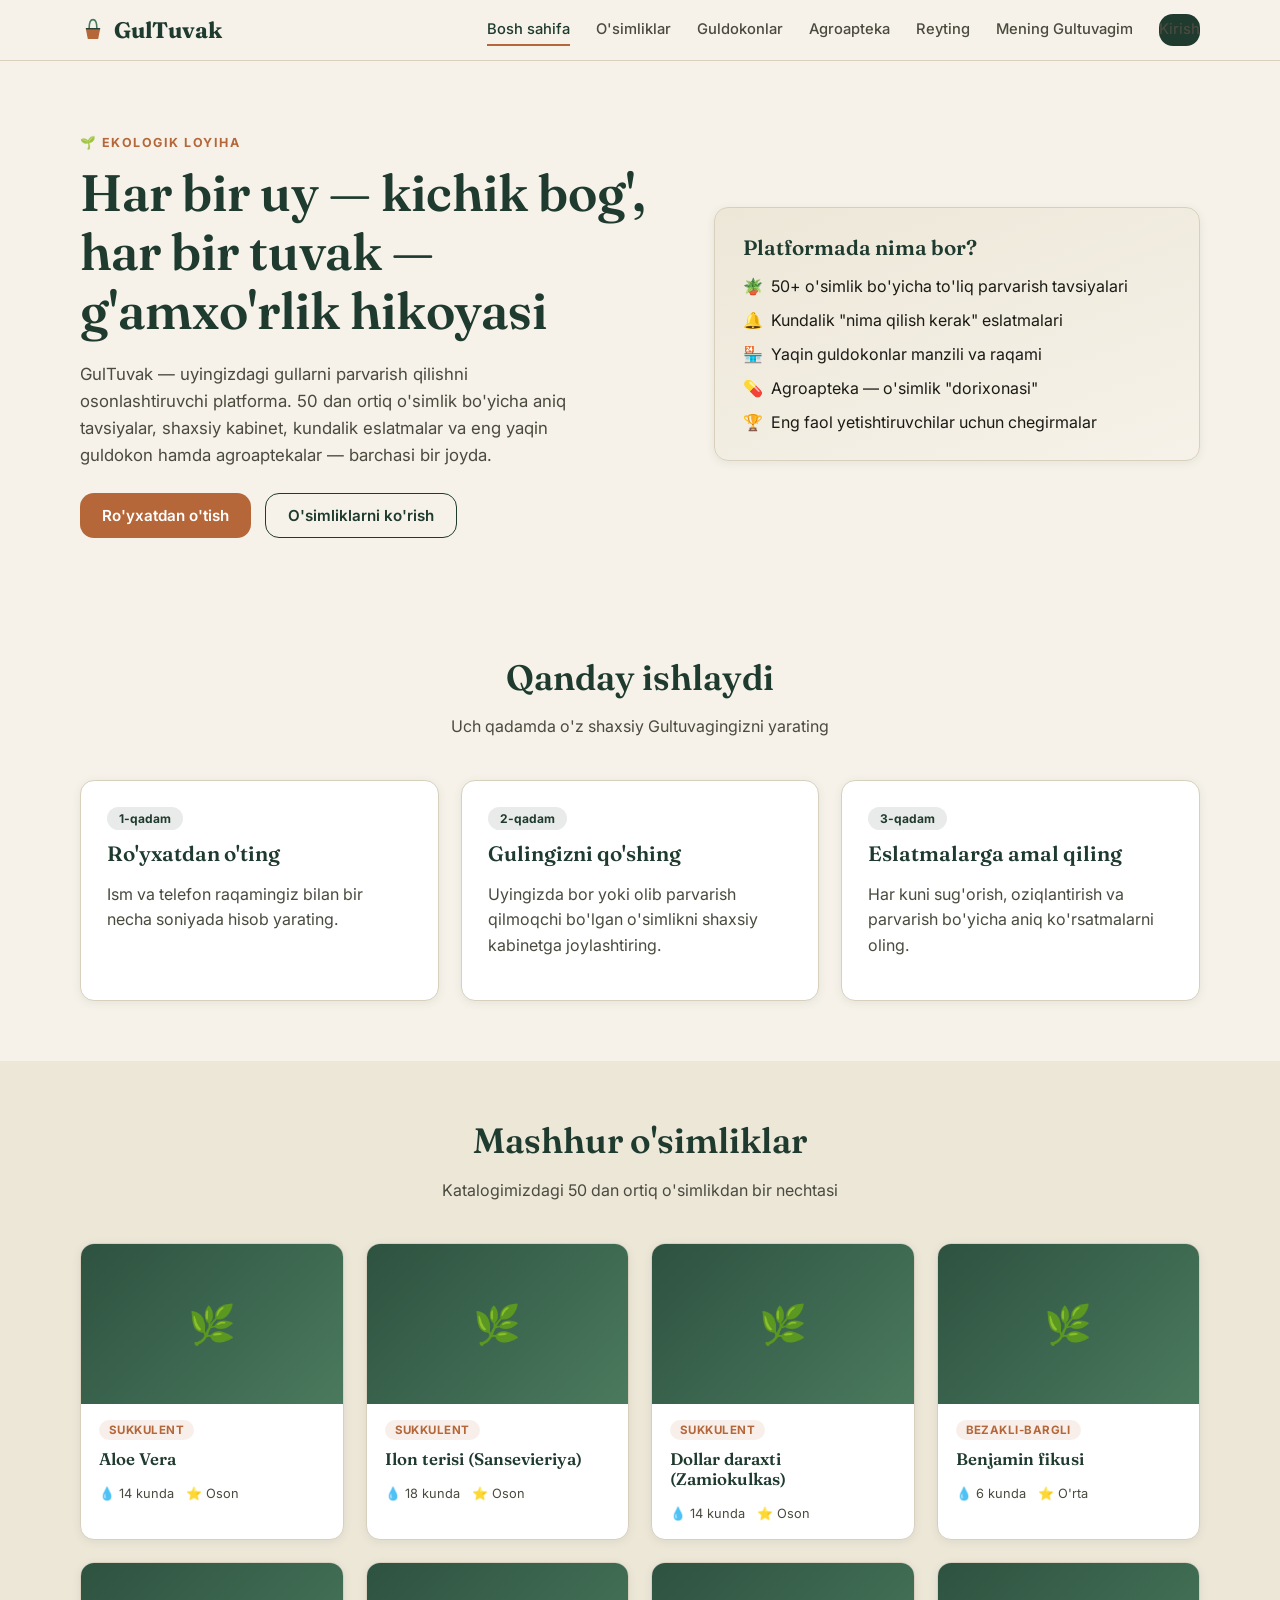
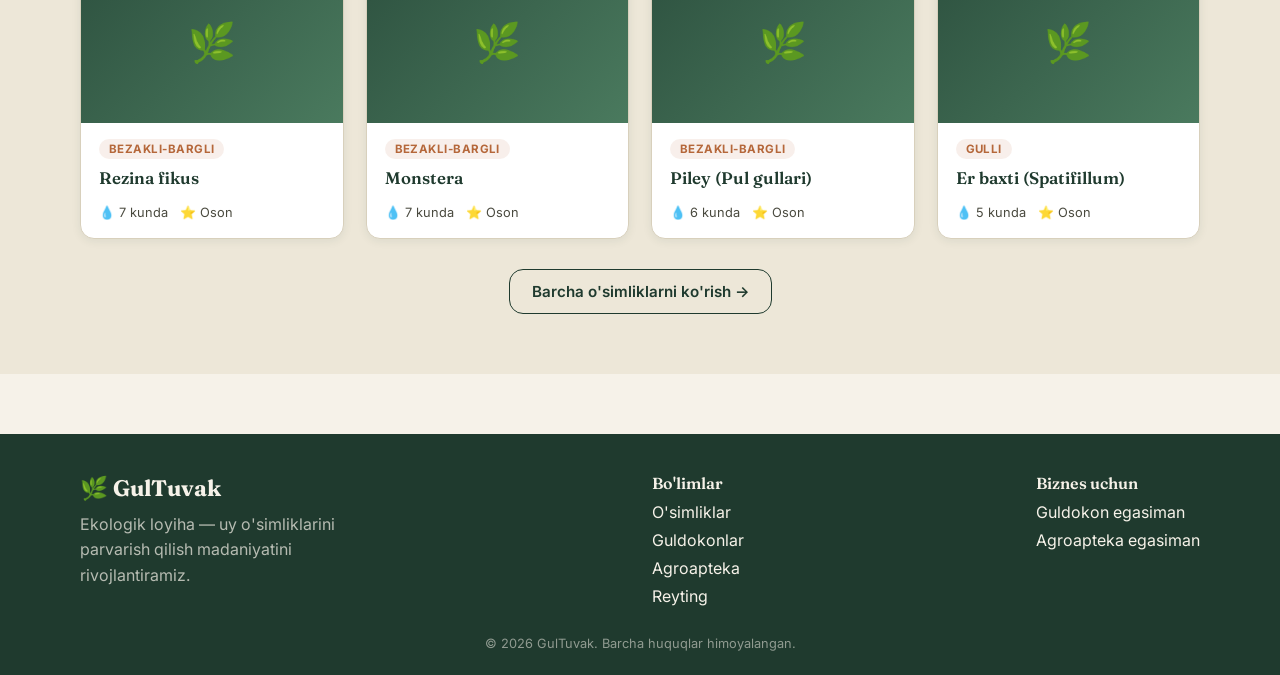
<file: index.html>
<!DOCTYPE html>
<html lang="uz">
<head>
<meta charset="UTF-8">
<meta name="viewport" content="width=device-width, initial-scale=1.0">
<title>GulTuvak — Uy o'simliklarini parvarish qilish platformasi</title>
<link rel="stylesheet" href="css/style.css">
</head>
<body>

<header class="site-header">
  <div class="nav-inner">
    <a href="index.html" class="nav-logo">
      <svg class="pot-icon" viewBox="0 0 40 40" fill="none" xmlns="http://www.w3.org/2000/svg">
        <path d="M14 18 C14 10 16 4 20 4 C24 4 26 10 26 18" stroke="#4A7A5E" stroke-width="2.5" stroke-linecap="round"/>
        <path d="M9 18 H31 L28 34 H12 L9 18 Z" fill="#B5673A"/>
        <path d="M9 18 H31" stroke="#1F3A2E" stroke-width="2"/>
      </svg>
      GulTuvak
    </a>
    <nav>
      <button class="nav-burger" aria-label="Menyu">
        <span></span><span></span><span></span>
      </button>
      <div class="nav-links">
        <a href="index.html" class="active">Bosh sahifa</a>
        <a href="plants.html">O'simliklar</a>
        <a href="guldokon.html">Guldokonlar</a>
        <a href="agroapteka.html">Agroapteka</a>
        <a href="rating.html">Reyting</a>
        <a href="dashboard.html">Mening Gultuvagim</a>
        <a href="auth.html" class="btn btn-primary btn-sm">Kirish</a>
      </div>
    </nav>
  </div>
</header>

<section class="hero">
  <div class="container hero-grid">
    <div>
      <div class="eyebrow">🌱 Ekologik loyiha</div>
      <h1>Har bir uy — kichik bog', har bir tuvak — g'amxo'rlik hikoyasi</h1>
      <p style="font-size:1.05rem; max-width:520px;">GulTuvak — uyingizdagi gullarni parvarish qilishni osonlashtiruvchi platforma. 50 dan ortiq o'simlik bo'yicha aniq tavsiyalar, shaxsiy kabinet, kundalik eslatmalar va eng yaqin guldokon hamda agroaptekalar — barchasi bir joyda.</p>
      <div class="hero-actions">
        <a href="auth.html" class="btn btn-clay">Ro'yxatdan o'tish</a>
        <a href="plants.html" class="btn btn-outline">O'simliklarni ko'rish</a>
      </div>
    </div>
    <div class="card" style="padding:28px; background:linear-gradient(160deg,#EDE7D8,#F6F2E9);">
      <h3 style="margin-bottom:16px;">Platformada nima bor?</h3>
      <div style="display:flex; flex-direction:column; gap:14px;">
        <div class="flex gap-sm"><span>🪴</span><span>50+ o'simlik bo'yicha to'liq parvarish tavsiyalari</span></div>
        <div class="flex gap-sm"><span>🔔</span><span>Kundalik "nima qilish kerak" eslatmalari</span></div>
        <div class="flex gap-sm"><span>🏪</span><span>Yaqin guldokonlar manzili va raqami</span></div>
        <div class="flex gap-sm"><span>💊</span><span>Agroapteka — o'simlik "dorixonasi"</span></div>
        <div class="flex gap-sm"><span>🏆</span><span>Eng faol yetishtiruvchilar uchun chegirmalar</span></div>
      </div>
    </div>
  </div>
</section>

<section class="section">
  <div class="container">
    <div class="section-head">
      <h2>Qanday ishlaydi</h2>
      <p>Uch qadamda o'z shaxsiy Gultuvagingizni yarating</p>
    </div>
    <div class="grid" style="grid-template-columns: repeat(auto-fit, minmax(260px,1fr));">
      <div class="card" style="padding:26px;">
        <div class="badge badge-forest" style="margin-bottom:12px;">1-qadam</div>
        <h3>Ro'yxatdan o'ting</h3>
        <p>Ism va telefon raqamingiz bilan bir necha soniyada hisob yarating.</p>
      </div>
      <div class="card" style="padding:26px;">
        <div class="badge badge-forest" style="margin-bottom:12px;">2-qadam</div>
        <h3>Gulingizni qo'shing</h3>
        <p>Uyingizda bor yoki olib parvarish qilmoqchi bo'lgan o'simlikni shaxsiy kabinetga joylashtiring.</p>
      </div>
      <div class="card" style="padding:26px;">
        <div class="badge badge-forest" style="margin-bottom:12px;">3-qadam</div>
        <h3>Eslatmalarga amal qiling</h3>
        <p>Har kuni sug'orish, oziqlantirish va parvarish bo'yicha aniq ko'rsatmalarni oling.</p>
      </div>
    </div>
  </div>
</section>

<section class="section section-alt">
  <div class="container">
    <div class="section-head">
      <h2>Mashhur o'simliklar</h2>
      <p>Katalogimizdagi 50 dan ortiq o'simlikdan bir nechtasi</p>
    </div>
    <div id="popular-plants" class="grid"></div>
    <div class="text-center" style="margin-top:30px;">
      <a href="plants.html" class="btn btn-outline">Barcha o'simliklarni ko'rish →</a>
    </div>
  </div>
</section>

<footer class="site-footer">
  <div class="container footer-inner">
    <div>
      <div class="nav-logo" style="color:var(--color-paper);">🌿 GulTuvak</div>
      <p style="color:rgba(246,242,233,0.7); max-width:280px; margin-top:10px;">Ekologik loyiha — uy o'simliklarini parvarish qilish madaniyatini rivojlantiramiz.</p>
    </div>
    <div>
      <h4 style="color:var(--color-paper);">Bo'limlar</h4>
      <div style="display:flex; flex-direction:column; gap:8px; margin-top:10px;">
        <a href="plants.html">O'simliklar</a>
        <a href="guldokon.html">Guldokonlar</a>
        <a href="agroapteka.html">Agroapteka</a>
        <a href="rating.html">Reyting</a>
      </div>
    </div>
    <div>
      <h4 style="color:var(--color-paper);">Biznes uchun</h4>
      <div style="display:flex; flex-direction:column; gap:8px; margin-top:10px;">
        <a href="guldokon-panel.html">Guldokon egasiman</a>
        <a href="agroapteka-panel.html">Agroapteka egasiman</a>
      </div>
    </div>
  </div>
  <div class="footer-bottom container">© 2026 GulTuvak. Barcha huquqlar himoyalangan.</div>
</footer>

<script src="js/plants-data.js"></script>
<script>
  const popular = PLANTS_DATA.slice(0, 8);
  document.getElementById("popular-plants").innerHTML = popular.map(p => `
    <a href="plant-detail.html?id=${p.id}" class="card plant-card">
      <div class="plant-card-media">🌿</div>
      <div class="plant-card-body">
        <span class="plant-card-tag">${p.category}</span>
        <h3 style="font-size:1.05rem; margin-top:4px;">${p.name_uz}</h3>
        <div class="plant-card-meta">
          <span>💧 ${p.watering_days} kunda</span>
          <span>⭐ ${p.difficulty}</span>
        </div>
      </div>
    </a>
  `).join("");
</script>
</body>
</html>
</file>
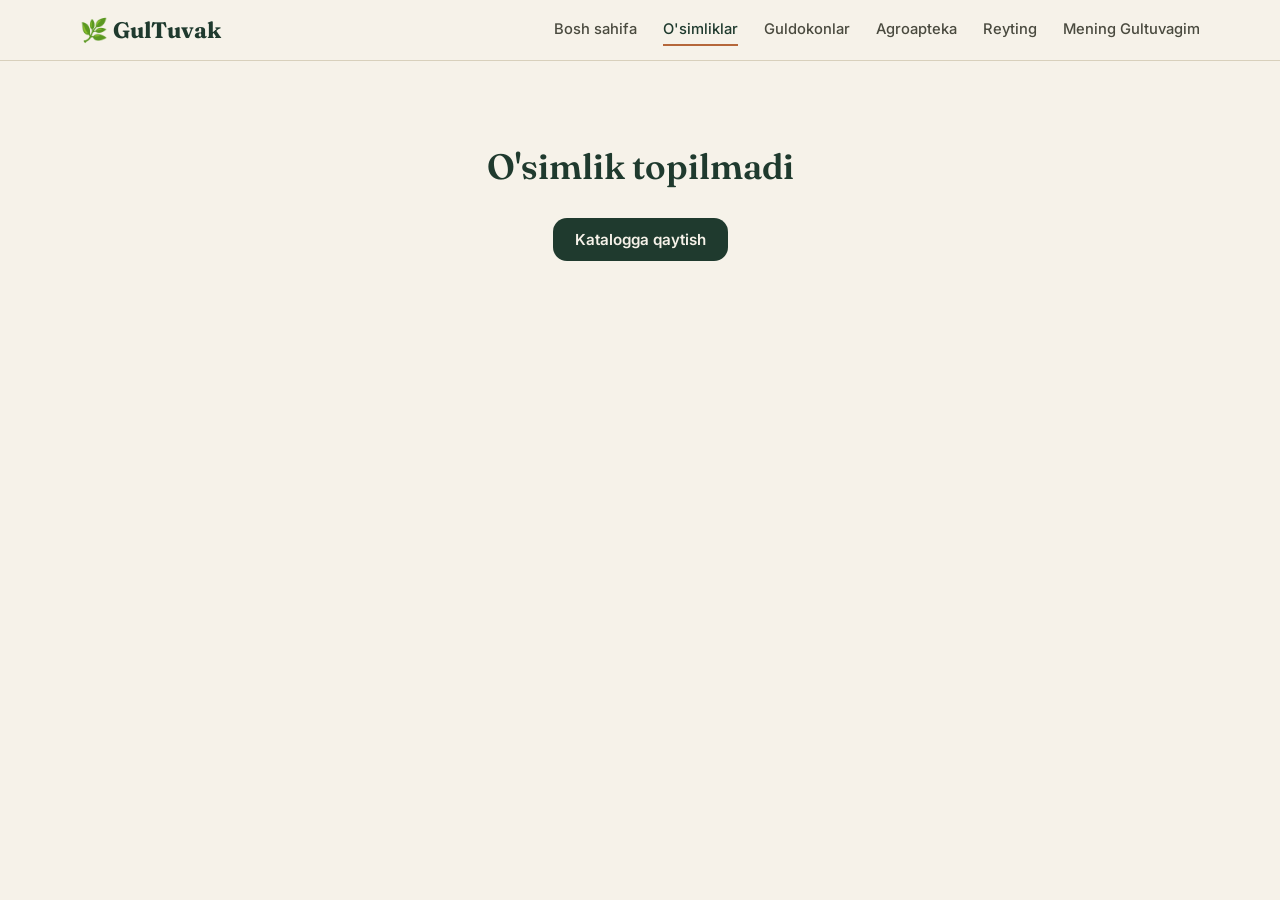
<file: plant-detail.html>
<!DOCTYPE html>
<html lang="uz">
<head>
<meta charset="UTF-8">
<meta name="viewport" content="width=device-width, initial-scale=1.0">
<title>O'simlik haqida — GulTuvak</title>
<link rel="stylesheet" href="css/style.css">
</head>
<body>

<header class="site-header">
  <div class="nav-inner">
    <a href="index.html" class="nav-logo">🌿 GulTuvak</a>
    <nav>
      <button class="nav-burger" aria-label="Menyu"><span></span><span></span><span></span></button>
      <div class="nav-links">
        <a href="index.html">Bosh sahifa</a>
        <a href="plants.html" class="active">O'simliklar</a>
        <a href="guldokon.html">Guldokonlar</a>
        <a href="agroapteka.html">Agroapteka</a>
        <a href="rating.html">Reyting</a>
        <a href="dashboard.html">Mening Gultuvagim</a>
      </div>
    </nav>
  </div>
</header>

<section class="section" style="padding-top:36px;">
  <div class="container" id="detail-container">
    <!-- JS orqali to'ldiriladi -->
  </div>
</section>

<script src="js/plants-data.js"></script>
<script>
const params = new URLSearchParams(window.location.search);
const id = parseInt(params.get("id"));
const plant = PLANTS_DATA.find(p => p.id === id);
const container = document.getElementById("detail-container");

if (!plant) {
  container.innerHTML = `<div class="empty-state"><h2>O'simlik topilmadi</h2><a href="plants.html" class="btn btn-primary" style="margin-top:16px;">Katalogga qaytish</a></div>`;
} else {
  container.innerHTML = `
    <a href="plants.html" class="muted" style="display:inline-block; margin-bottom:20px;">← Katalogga qaytish</a>
    <div style="display:grid; grid-template-columns: 320px 1fr; gap:40px;" id="detail-grid">
      <div>
        <div class="card" style="height:280px; display:flex; align-items:center; justify-content:center; font-size:4rem; background:linear-gradient(160deg,var(--color-forest-light),var(--color-fern));">🌿</div>
        <div style="margin-top:18px; display:flex; flex-direction:column; gap:10px;">
          <span class="badge badge-forest">${plant.category}</span>
          <span class="badge badge-clay">Qiyinlik: ${plant.difficulty}</span>
        </div>
        <a href="dashboard.html" class="btn btn-clay btn-block" style="margin-top:20px;">+ Gultuvagimga qo'shish</a>
      </div>
      <div>
        <h1>${plant.name_uz}</h1>
        <p class="muted" style="font-style:italic; margin-top:-8px;">${plant.latin_name || ""}</p>
        <p style="margin-top:16px; font-size:1.02rem;">${plant.description || ""}</p>

        <h3 style="margin-top:30px;">Parvarish ko'rsatkichlari</h3>
        <div class="grid" style="grid-template-columns:repeat(auto-fit,minmax(140px,1fr)); margin-top:12px;">
          <div class="card" style="padding:16px;"><div class="muted" style="font-size:.78rem;">SUG'ORISH</div><div style="font-weight:700; margin-top:4px;">${plant.watering_days} kunda 1 marta</div></div>
          <div class="card" style="padding:16px;"><div class="muted" style="font-size:.78rem;">YORUG'LIK</div><div style="font-weight:700; margin-top:4px;">${plant.light}</div></div>
          <div class="card" style="padding:16px;"><div class="muted" style="font-size:.78rem;">HARORAT</div><div style="font-weight:700; margin-top:4px;">${plant.temp_min}°–${plant.temp_max}°C</div></div>
          <div class="card" style="padding:16px;"><div class="muted" style="font-size:.78rem;">NAMLIK</div><div style="font-weight:700; margin-top:4px;">${plant.humidity}</div></div>
        </div>

        <h3 style="margin-top:30px;">Tuproq</h3>
        <p>${plant.soil || "Ma'lumot yo'q"}</p>

        <h3 style="margin-top:24px;">Parvarish bo'yicha maslahat</h3>
        <p>${plant.care_tips || "Ma'lumot yo'q"}</p>

        ${plant.warning_notes ? `
        <h3 style="margin-top:24px; color:var(--color-danger);">⚠️ Ogohlantirish</h3>
        <p>${plant.warning_notes}</p>` : ""}
      </div>
    </div>
    <style>
      @media (max-width: 760px) {
        #detail-grid { grid-template-columns: 1fr !important; }
      }
    </style>
  `;
  document.title = plant.name_uz + " — GulTuvak";
}
</script>
</body>
</html>
</file>
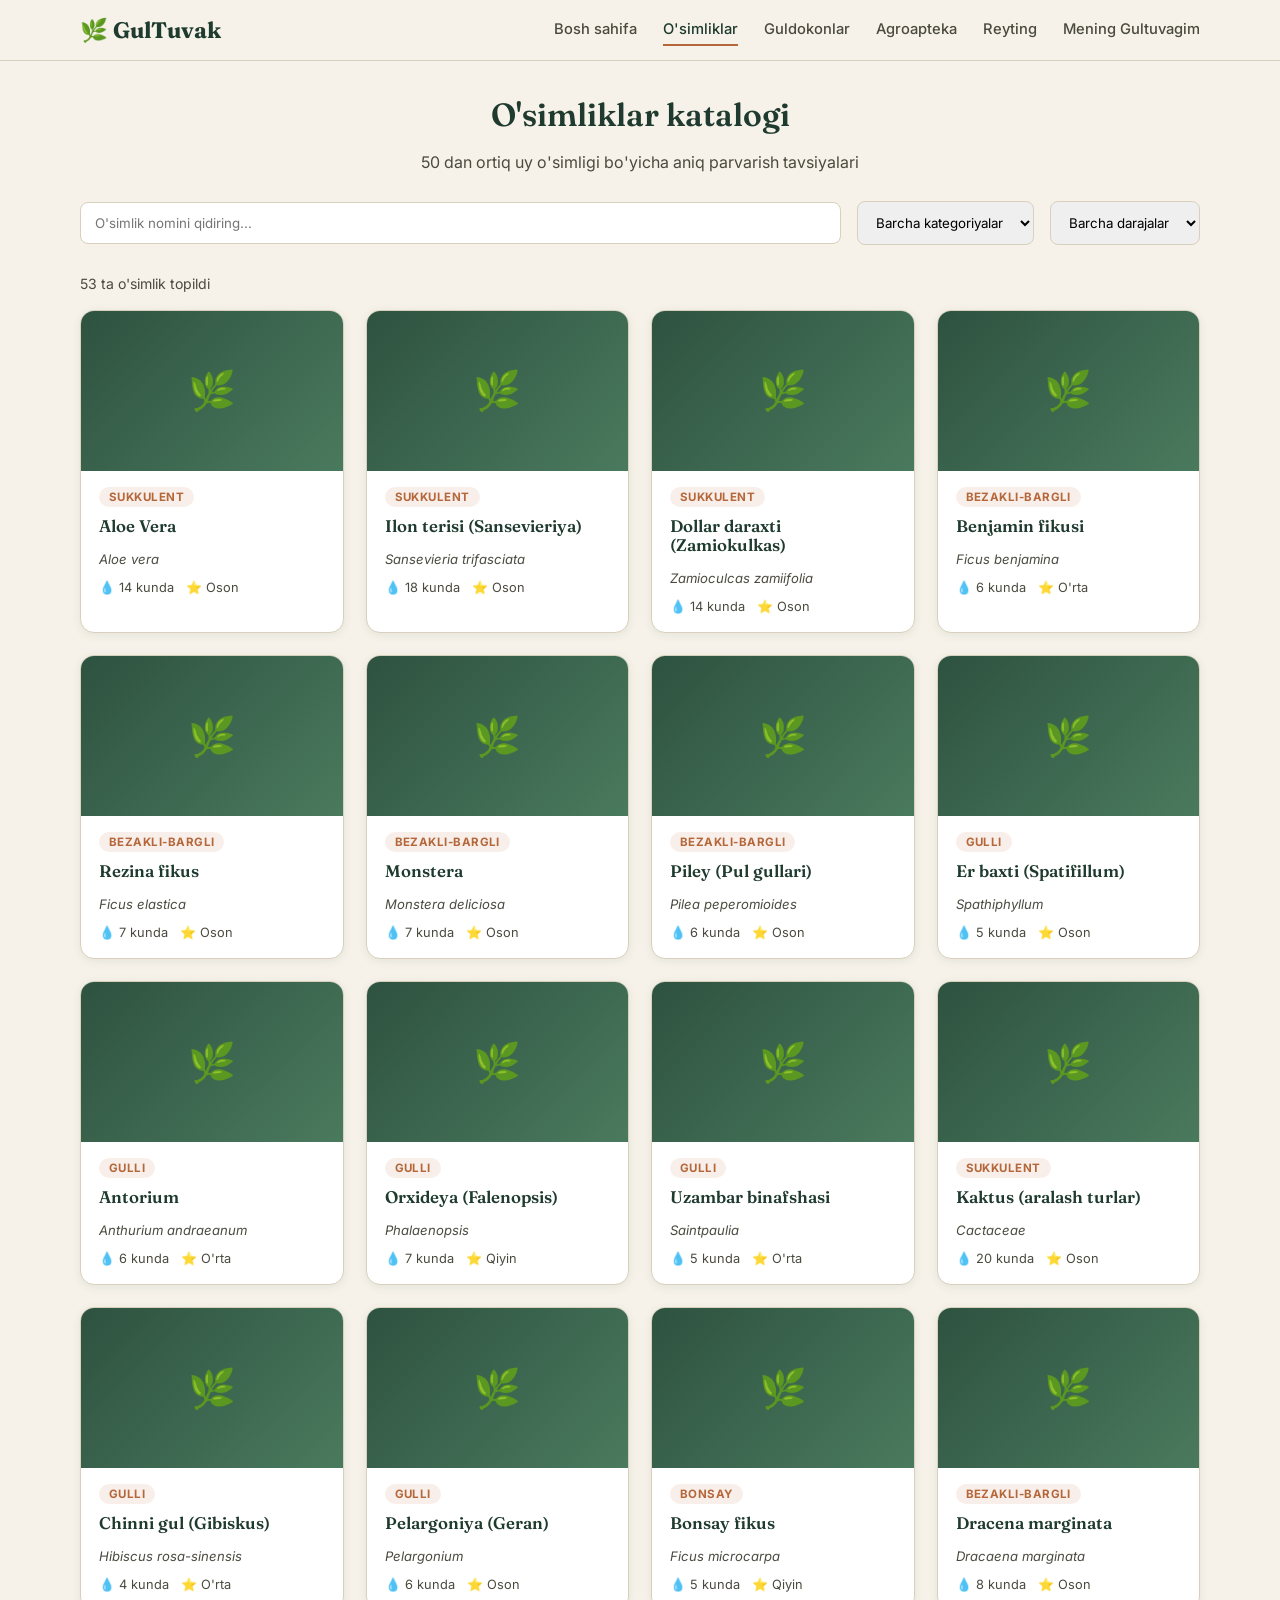
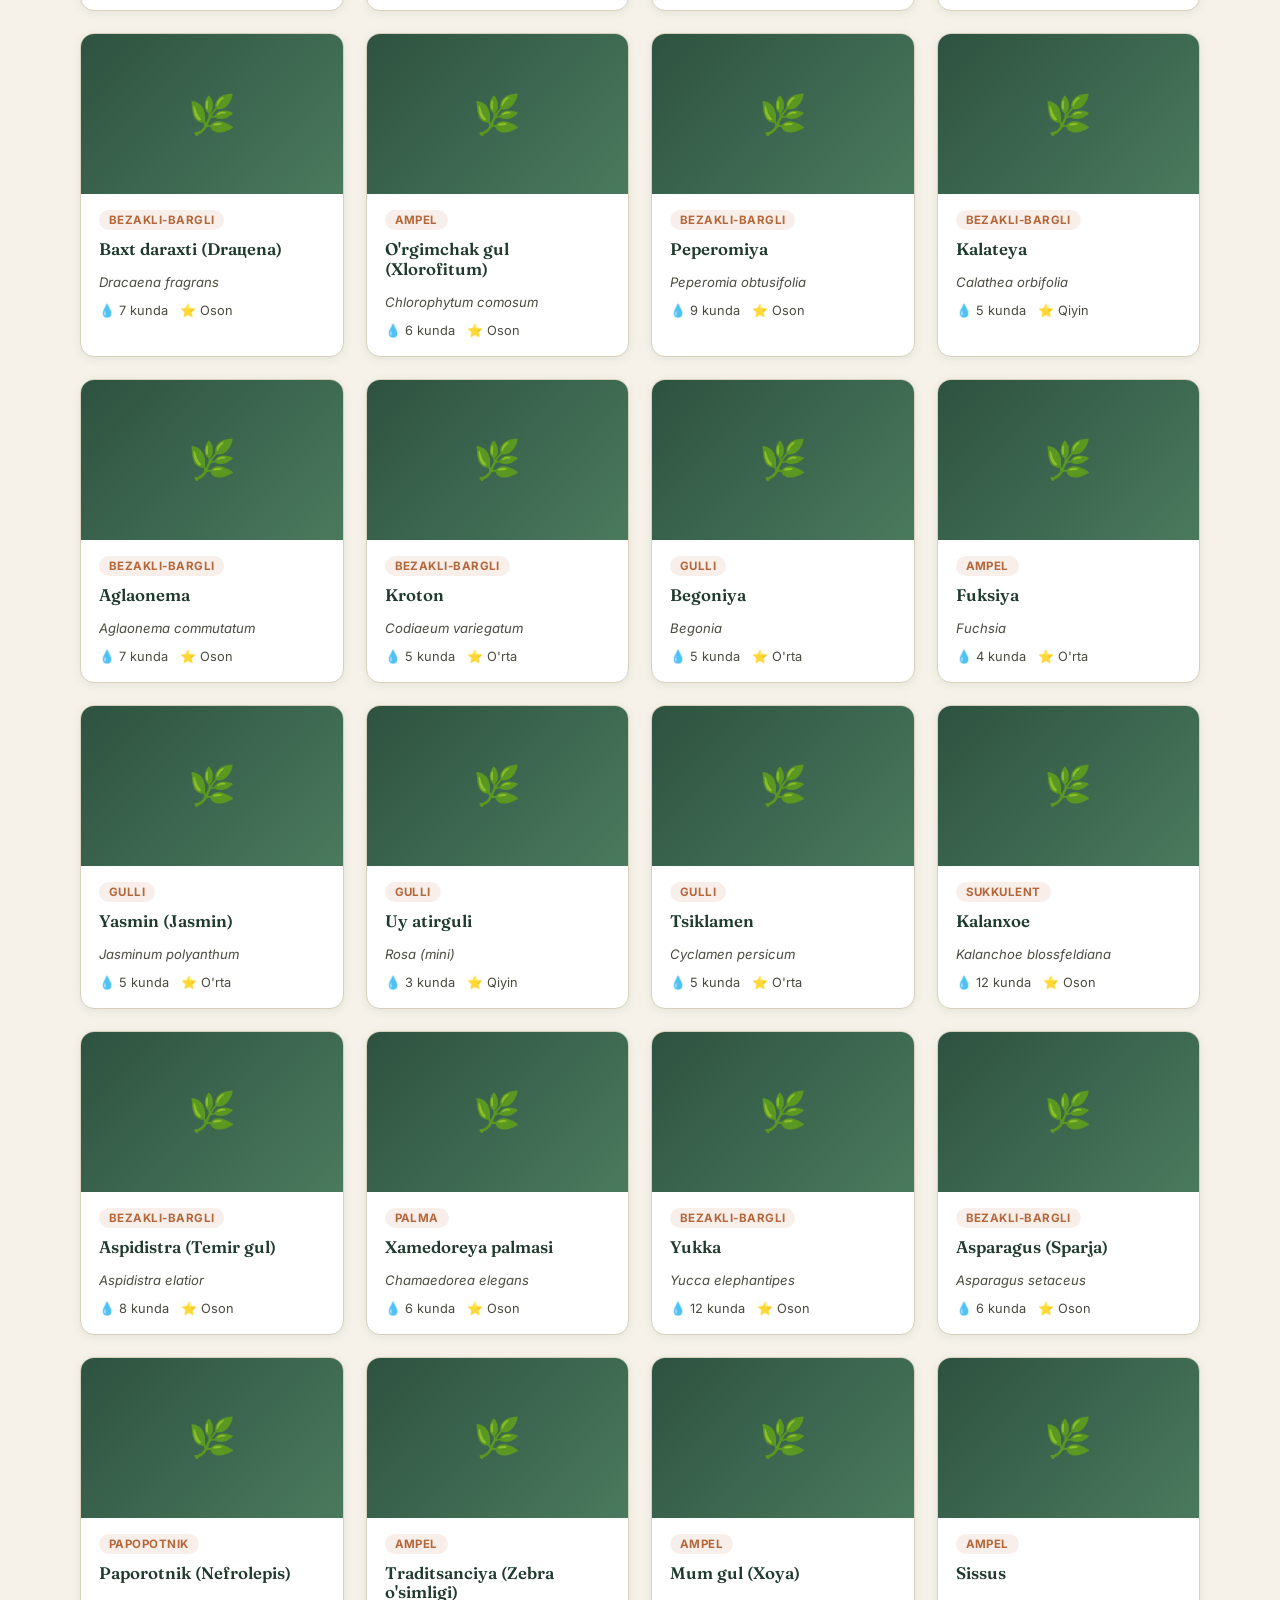
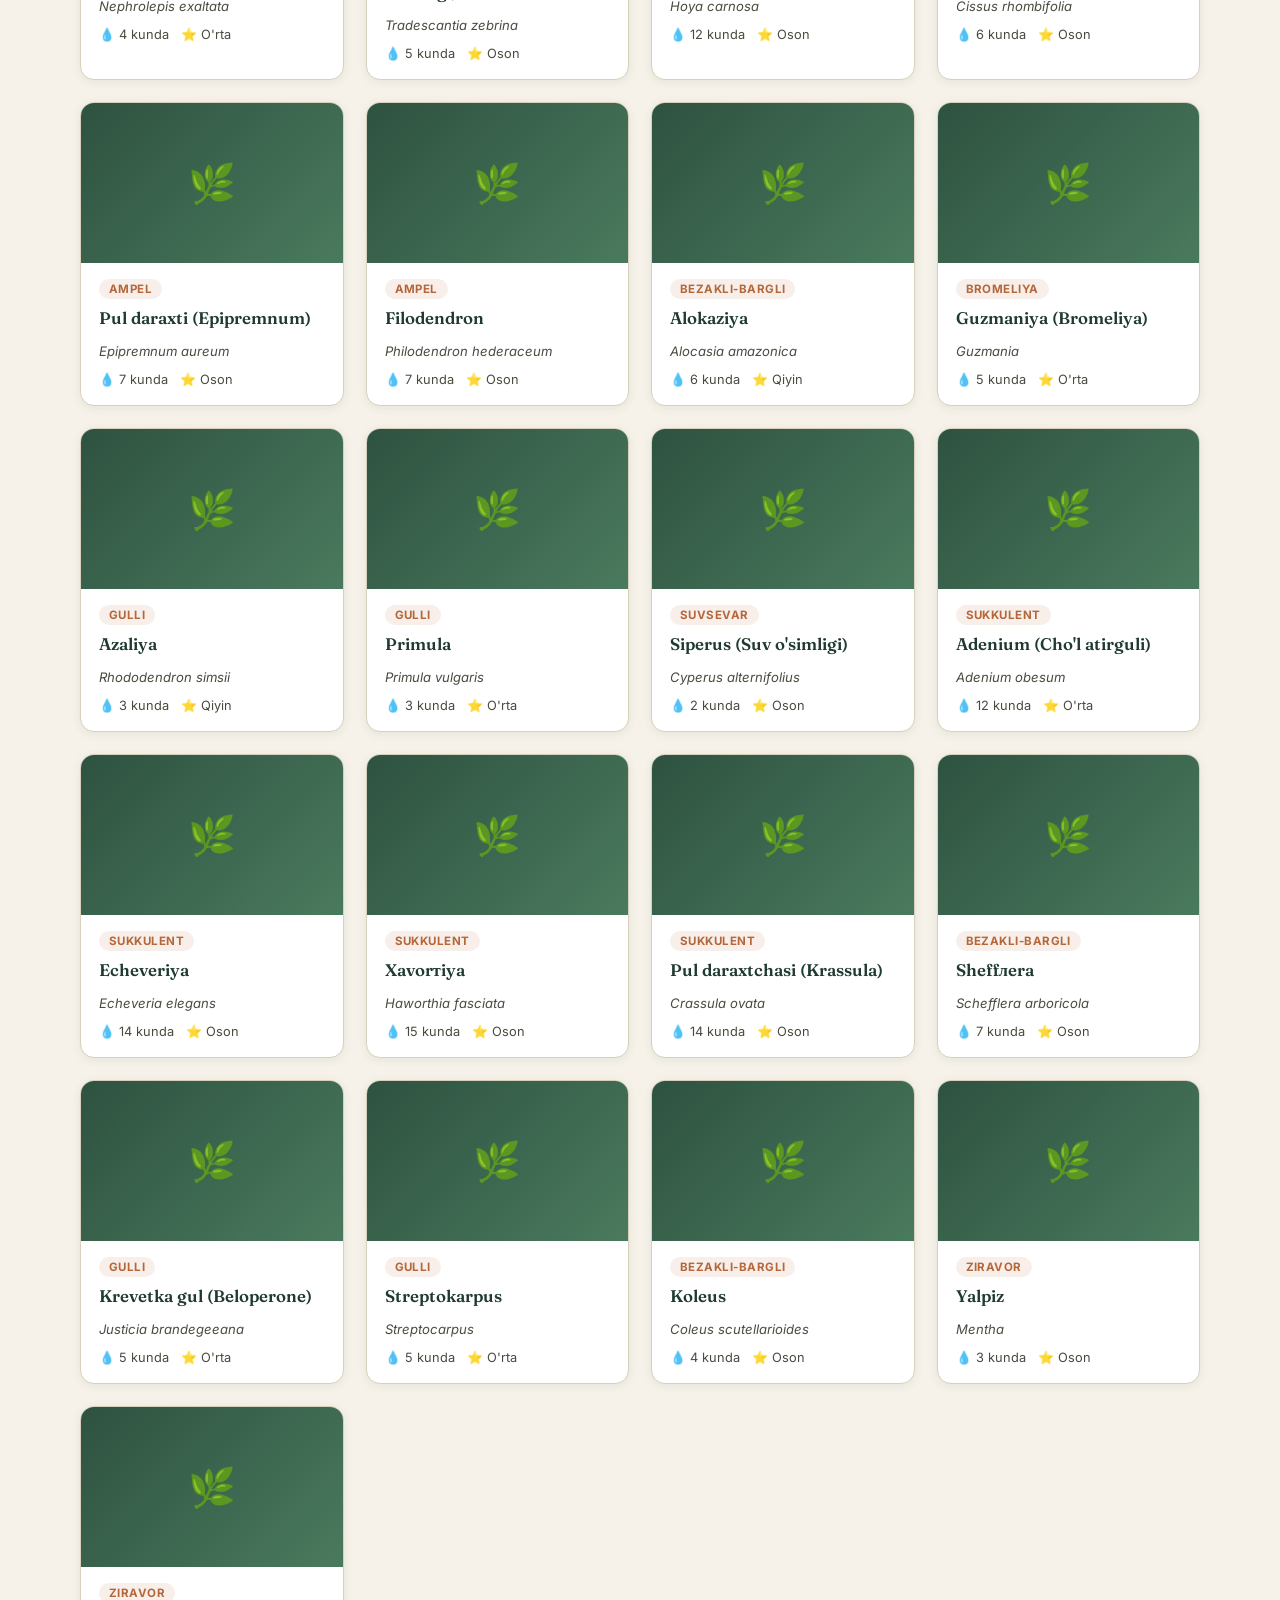
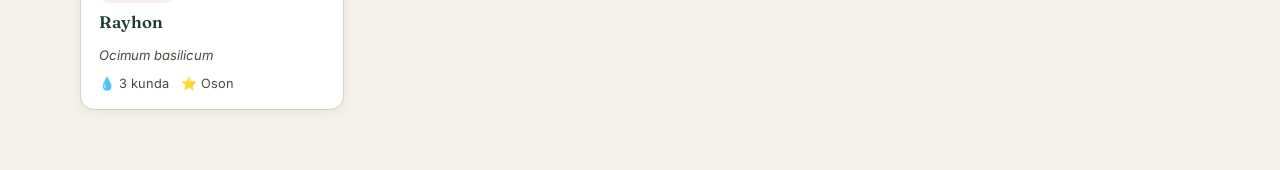
<file: plants.html>
<!DOCTYPE html>
<html lang="uz">
<head>
<meta charset="UTF-8">
<meta name="viewport" content="width=device-width, initial-scale=1.0">
<title>O'simliklar katalogi — GulTuvak</title>
<link rel="stylesheet" href="css/style.css">
</head>
<body>

<header class="site-header">
  <div class="nav-inner">
    <a href="index.html" class="nav-logo">🌿 GulTuvak</a>
    <nav>
      <button class="nav-burger" aria-label="Menyu"><span></span><span></span><span></span></button>
      <div class="nav-links">
        <a href="index.html">Bosh sahifa</a>
        <a href="plants.html" class="active">O'simliklar</a>
        <a href="guldokon.html">Guldokonlar</a>
        <a href="agroapteka.html">Agroapteka</a>
        <a href="rating.html">Reyting</a>
        <a href="dashboard.html">Mening Gultuvagim</a>
      </div>
    </nav>
  </div>
</header>

<section class="section" style="padding-top:36px;">
  <div class="container">
    <div class="section-head" style="margin-bottom:26px;">
      <h1 style="font-size:2rem;">O'simliklar katalogi</h1>
      <p>50 dan ortiq uy o'simligi bo'yicha aniq parvarish tavsiyalari</p>
    </div>

    <div class="flex gap-md" style="flex-wrap:wrap; margin-bottom:28px;">
      <input type="text" id="search-input" placeholder="O'simlik nomini qidiring..." style="flex:1; min-width:220px; padding:12px 14px; border-radius:8px; border:1.5px solid var(--color-line); font-family:var(--font-body);">
      <select id="category-filter" style="padding:12px 14px; border-radius:8px; border:1.5px solid var(--color-line); font-family:var(--font-body);">
        <option value="">Barcha kategoriyalar</option>
      </select>
      <select id="difficulty-filter" style="padding:12px 14px; border-radius:8px; border:1.5px solid var(--color-line); font-family:var(--font-body);">
        <option value="">Barcha darajalar</option>
        <option value="Oson">Oson</option>
        <option value="O'rta">O'rta</option>
        <option value="Qiyin">Qiyin</option>
      </select>
    </div>

    <p class="muted" id="result-count" style="margin-bottom:14px;"></p>
    <div id="plants-grid" class="grid"></div>
  </div>
</section>

<script src="js/plants-data.js"></script>
<script src="js/supabase-client.js"></script>
<script>
const categorySelect = document.getElementById("category-filter");
categorySelect.innerHTML += PLANT_CATEGORIES.map(c => `<option value="${c}">${c}</option>`).join("");

function render() {
  const q = document.getElementById("search-input").value.toLowerCase();
  const cat = document.getElementById("category-filter").value;
  const diff = document.getElementById("difficulty-filter").value;

  const filtered = PLANTS_DATA.filter(p =>
    p.name_uz.toLowerCase().includes(q) &&
    (cat === "" || p.category === cat) &&
    (diff === "" || p.difficulty === diff)
  );

  document.getElementById("result-count").textContent = `${filtered.length} ta o'simlik topildi`;

  document.getElementById("plants-grid").innerHTML = filtered.map(p => `
    <a href="plant-detail.html?id=${p.id}" class="card plant-card">
      <div class="plant-card-media">🌿</div>
      <div class="plant-card-body">
        <span class="plant-card-tag">${p.category}</span>
        <h3 style="font-size:1.05rem; margin-top:4px;">${p.name_uz}</h3>
        <p class="muted" style="font-size:.82rem; font-style:italic; margin:0;">${p.latin_name || ""}</p>
        <div class="plant-card-meta">
          <span>💧 ${p.watering_days} kunda</span>
          <span>⭐ ${p.difficulty}</span>
        </div>
      </div>
    </a>
  `).join("");
}

document.getElementById("search-input").addEventListener("input", render);
document.getElementById("category-filter").addEventListener("change", render);
document.getElementById("difficulty-filter").addEventListener("change", render);
render();
</script>
</body>
</html>
</file>
<file: css/style.css>
/* ============================================================
   GULTUVAK — Umumiy dizayn tizimi
   Palette: o'rmon-yashil + sopol-tuvak jigarrang + qog'ozsimon fon
   Type: Fraunces (sarlavha) + Inter (matn)
   ============================================================ */

@import url('https://fonts.googleapis.com/css2?family=Fraunces:opsz,wght@9..144,400;9..144,600;9..144,700&family=Inter:wght@400;500;600;700&display=swap');

:root {
  --color-forest: #1F3A2E;
  --color-forest-light: #2E5240;
  --color-fern: #4A7A5E;
  --color-clay: #B5673A;
  --color-clay-light: #D98A5C;
  --color-paper: #F6F2E9;
  --color-paper-dim: #EDE7D8;
  --color-ink: #1B1B16;
  --color-ink-soft: #4A4A3F;
  --color-gold: #C9A227;
  --color-line: #D8D0BC;
  --color-white: #FFFFFF;
  --color-danger: #A5402C;

  --font-display: 'Fraunces', serif;
  --font-body: 'Inter', sans-serif;

  --radius-sm: 8px;
  --radius-md: 14px;
  --radius-lg: 22px;
  --shadow-soft: 0 8px 24px rgba(31, 58, 46, 0.10);
  --shadow-card: 0 2px 10px rgba(31, 58, 46, 0.08);
}

* { box-sizing: border-box; }

html, body {
  margin: 0;
  padding: 0;
  background: var(--color-paper);
  color: var(--color-ink);
  font-family: var(--font-body);
  scroll-behavior: smooth;
}

h1, h2, h3, h4 {
  font-family: var(--font-display);
  color: var(--color-forest);
  margin: 0 0 .4em 0;
  line-height: 1.15;
  font-weight: 600;
}

h1 { font-size: clamp(2rem, 4.5vw, 3.2rem); }
h2 { font-size: clamp(1.5rem, 3vw, 2.2rem); }
h3 { font-size: 1.3rem; }

p { line-height: 1.6; color: var(--color-ink-soft); }

a { color: inherit; text-decoration: none; }

img { max-width: 100%; display: block; }

.container {
  max-width: 1160px;
  margin: 0 auto;
  padding: 0 20px;
}

/* ---------- Buttons ---------- */
.btn {
  display: inline-flex;
  align-items: center;
  justify-content: center;
  gap: 8px;
  padding: 12px 22px;
  border-radius: var(--radius-md);
  font-family: var(--font-body);
  font-weight: 600;
  font-size: .95rem;
  border: none;
  cursor: pointer;
  transition: transform .15s ease, box-shadow .15s ease, background .15s ease;
}
.btn:active { transform: scale(0.97); }

.btn-primary { background: var(--color-forest); color: var(--color-paper); }
.btn-primary:hover { background: var(--color-forest-light); }

.btn-clay { background: var(--color-clay); color: var(--color-white); }
.btn-clay:hover { background: var(--color-clay-light); }

.btn-outline { background: transparent; color: var(--color-forest); border: 1.5px solid var(--color-forest); }
.btn-outline:hover { background: var(--color-forest); color: var(--color-paper); }

.btn-ghost { background: transparent; color: var(--color-ink-soft); }
.btn-ghost:hover { color: var(--color-forest); }

.btn-sm { padding: 8px 16px; font-size: .85rem; }
.btn-danger { background: var(--color-danger); color: var(--color-white); }
.btn-block { width: 100%; }

/* ---------- Navigation ---------- */
.site-header {
  position: sticky;
  top: 0;
  z-index: 100;
  background: rgba(246, 242, 233, 0.92);
  backdrop-filter: blur(8px);
  border-bottom: 1px solid var(--color-line);
}
.nav-inner {
  display: flex;
  align-items: center;
  justify-content: space-between;
  padding: 14px 20px;
  max-width: 1160px;
  margin: 0 auto;
}
.nav-logo {
  font-family: var(--font-display);
  font-weight: 700;
  font-size: 1.4rem;
  color: var(--color-forest);
  display: flex;
  align-items: center;
  gap: 8px;
}
.nav-logo .pot-icon { width: 26px; height: 26px; }
.nav-links {
  display: flex;
  align-items: center;
  gap: 26px;
}
.nav-links a {
  font-size: .92rem;
  font-weight: 500;
  color: var(--color-ink-soft);
  padding: 6px 0;
  border-bottom: 2px solid transparent;
  transition: color .15s, border-color .15s;
}
.nav-links a:hover, .nav-links a.active {
  color: var(--color-forest);
  border-bottom-color: var(--color-clay);
}
.nav-burger {
  display: none;
  flex-direction: column;
  gap: 5px;
  background: none;
  border: none;
  cursor: pointer;
  padding: 6px;
}
.nav-burger span { width: 24px; height: 2px; background: var(--color-forest); border-radius: 2px; transition: all .2s; }
.nav-burger.open span:nth-child(1) { transform: translateY(7px) rotate(45deg); }
.nav-burger.open span:nth-child(2) { opacity: 0; }
.nav-burger.open span:nth-child(3) { transform: translateY(-7px) rotate(-45deg); }

@media (max-width: 820px) {
  .nav-burger { display: flex; }
  .nav-links {
    position: absolute;
    top: 100%;
    left: 0;
    right: 0;
    background: var(--color-paper);
    flex-direction: column;
    align-items: flex-start;
    gap: 4px;
    padding: 12px 20px 20px;
    border-bottom: 1px solid var(--color-line);
    display: none;
  }
  .nav-links.open { display: flex; }
  .nav-links a { width: 100%; padding: 10px 0; }
}

/* ---------- Hero ---------- */
.hero {
  padding: 70px 0 60px;
  position: relative;
  overflow: hidden;
}
.hero-grid {
  display: grid;
  grid-template-columns: 1.1fr 0.9fr;
  gap: 40px;
  align-items: center;
}
@media (max-width: 820px) {
  .hero-grid { grid-template-columns: 1fr; text-align: center; }
}
.eyebrow {
  display: inline-flex;
  align-items: center;
  gap: 8px;
  font-size: .78rem;
  letter-spacing: .12em;
  text-transform: uppercase;
  color: var(--color-clay);
  font-weight: 700;
  margin-bottom: 14px;
}
.hero-actions { display: flex; gap: 14px; margin-top: 24px; flex-wrap: wrap; }
@media (max-width: 820px) { .hero-actions { justify-content: center; } }

/* ---------- Cards / Grid ---------- */
.card {
  background: var(--color-white);
  border-radius: var(--radius-md);
  box-shadow: var(--shadow-card);
  border: 1px solid var(--color-line);
  overflow: hidden;
  transition: transform .18s ease, box-shadow .18s ease;
}
.card:hover { transform: translateY(-3px); box-shadow: var(--shadow-soft); }

.grid {
  display: grid;
  gap: 22px;
  grid-template-columns: repeat(auto-fill, minmax(240px, 1fr));
}

.section { padding: 60px 0; }
.section-alt { background: var(--color-paper-dim); }
.section-head { text-align: center; max-width: 640px; margin: 0 auto 40px; }

/* Plant card */
.plant-card { display: flex; flex-direction: column; }
.plant-card-media {
  height: 160px;
  background: linear-gradient(135deg, var(--color-forest-light), var(--color-fern));
  display: flex; align-items: center; justify-content: center;
  font-size: 2.4rem;
}
.plant-card-body { padding: 16px 18px 18px; flex: 1; display: flex; flex-direction: column; gap: 6px; }
.plant-card-tag {
  align-self: flex-start;
  font-size: .72rem;
  font-weight: 700;
  letter-spacing: .04em;
  text-transform: uppercase;
  color: var(--color-clay);
  background: rgba(181,103,58,0.10);
  padding: 3px 10px;
  border-radius: 20px;
}
.plant-card-meta { display: flex; gap: 12px; font-size: .8rem; color: var(--color-ink-soft); margin-top: 4px; }

/* ---------- Forms ---------- */
.form-field { margin-bottom: 18px; }
.form-field label { display: block; font-weight: 600; font-size: .88rem; margin-bottom: 6px; color: var(--color-forest); }
.form-field input, .form-field select, .form-field textarea {
  width: 100%;
  padding: 12px 14px;
  border-radius: var(--radius-sm);
  border: 1.5px solid var(--color-line);
  background: var(--color-white);
  font-family: var(--font-body);
  font-size: .95rem;
  color: var(--color-ink);
}
.form-field input:focus, .form-field select:focus, .form-field textarea:focus {
  outline: none;
  border-color: var(--color-fern);
}
.auth-box {
  max-width: 420px;
  margin: 60px auto;
  background: var(--color-white);
  border-radius: var(--radius-lg);
  padding: 36px 32px;
  box-shadow: var(--shadow-soft);
  border: 1px solid var(--color-line);
}
.tab-switch { display: flex; gap: 6px; background: var(--color-paper-dim); border-radius: var(--radius-sm); padding: 4px; margin-bottom: 26px; }
.tab-switch button {
  flex: 1; padding: 10px; border: none; background: transparent; border-radius: 6px;
  font-weight: 600; font-size: .9rem; cursor: pointer; color: var(--color-ink-soft);
}
.tab-switch button.active { background: var(--color-forest); color: var(--color-paper); }

/* ---------- Badges / Pills ---------- */
.badge {
  display: inline-flex; align-items: center; gap: 6px;
  font-size: .75rem; font-weight: 700; padding: 4px 12px; border-radius: 20px;
}
.badge-gold { background: rgba(201,162,39,0.14); color: #8A6D14; }
.badge-forest { background: rgba(31,58,46,0.10); color: var(--color-forest); }
.badge-clay { background: rgba(181,103,58,0.12); color: var(--color-clay); }

/* ---------- Notification list ---------- */
.notif-item {
  display: flex; align-items: flex-start; gap: 12px;
  padding: 14px 16px; border-radius: var(--radius-sm);
  border: 1px solid var(--color-line); background: var(--color-white);
  margin-bottom: 10px;
}
.notif-item.unread { border-left: 4px solid var(--color-clay); }
.notif-icon { font-size: 1.3rem; }

/* ---------- Footer ---------- */
.site-footer {
  background: var(--color-forest);
  color: rgba(246,242,233,0.75);
  padding: 40px 0 24px;
  margin-top: 60px;
}
.site-footer a { color: var(--color-paper); }
.footer-inner { display: flex; justify-content: space-between; flex-wrap: wrap; gap: 20px; }
.footer-bottom { text-align: center; font-size: .8rem; margin-top: 30px; opacity: .7; }

/* ---------- Utilities ---------- */
.flex { display: flex; align-items: center; }
.flex-between { display: flex; align-items: center; justify-content: space-between; }
.gap-sm { gap: 8px; } .gap-md { gap: 16px; } .gap-lg { gap: 28px; }
.text-center { text-align: center; }
.muted { color: var(--color-ink-soft); font-size: .88rem; }
.empty-state { text-align: center; padding: 50px 20px; color: var(--color-ink-soft); }
.locked-panel {
  max-width: 480px; margin: 60px auto; text-align: center; padding: 40px 30px;
  background: var(--color-white); border-radius: var(--radius-lg); box-shadow: var(--shadow-soft);
  border: 1px solid var(--color-line);
}
.spinner {
  width: 22px; height: 22px; border: 3px solid var(--color-line);
  border-top-color: var(--color-clay); border-radius: 50%;
  animation: spin .7s linear infinite; margin: 0 auto;
}
@keyframes spin { to { transform: rotate(360deg); } }
table { width: 100%; border-collapse: collapse; }
table th, table td { text-align: left; padding: 12px 14px; border-bottom: 1px solid var(--color-line); font-size: .9rem; }
table th { color: var(--color-forest); font-weight: 700; font-size: .8rem; text-transform: uppercase; letter-spacing: .04em; }
.rank-badge {
  width: 30px; height: 30px; border-radius: 50%;
  background: var(--color-paper-dim); display: inline-flex; align-items: center; justify-content: center;
  font-weight: 700; color: var(--color-forest); font-size: .85rem;
}
.rank-1 { background: var(--color-gold); color: #fff; }
.rank-2 { background: #B8C4BB; color: #fff; }
.rank-3 { background: var(--color-clay-light); color: #fff; }
</file>
